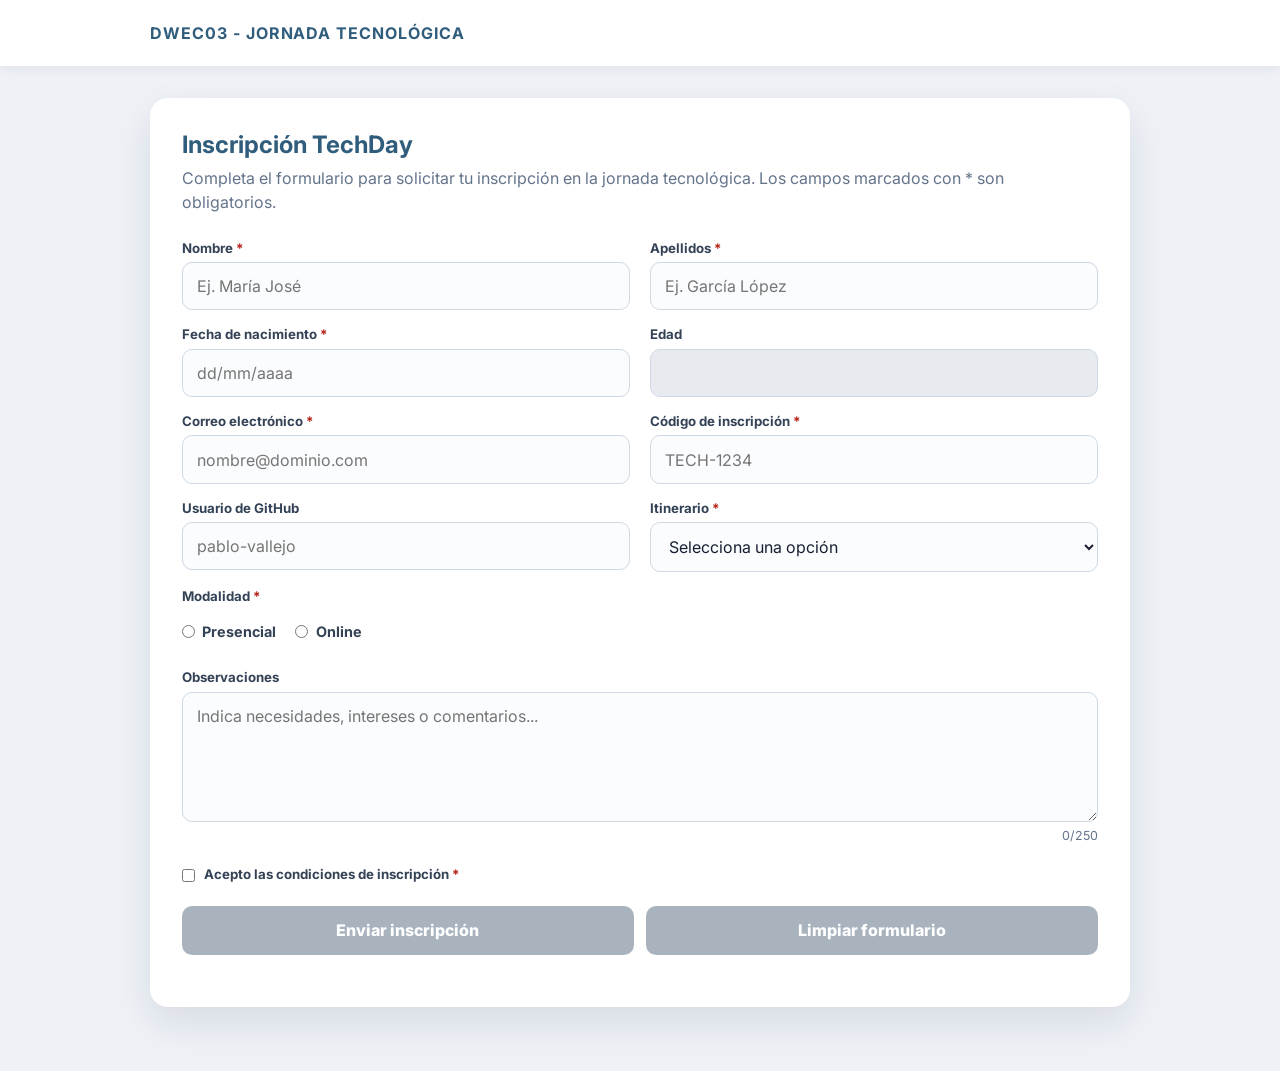
<file: DWEC03_Tarea01_2026-2027/index.html>
<!DOCTYPE html>
<html lang="es">

<head>
    <meta charset="UTF-8">
    <meta name="viewport" content="width=device-width, initial-scale=1.0">
    <title>Inscripción TechDay - DWEC03</title>
    <link rel="stylesheet" href="styles.css">
</head>

<body>
    <nav>
        <div class="nav-center">
            <h4>DWEC03 - JORNADA TECNOLÓGICA</h4>
        </div>
    </nav>

    <main class="page">
        <section class="panel">
            <h1>Inscripción TechDay</h1>
            <p class="intro">
                Completa el formulario para solicitar tu inscripción en la jornada tecnológica.
                Los campos marcados con * son obligatorios.
            </p>

            <form id="formulario" action="index.html" method="post" novalidate>
                <div class="grid-form">

                    <div class="field">
                        <label for="nombre">
                            Nombre <span class="obligatorio">*</span>
                        </label>
                        <input type="text" id="nombre" class="desenfocado"
                            placeholder="Ej. María José">
                    </div>

                    <div class="field">
                        <label for="apellidos">
                            Apellidos <span class="obligatorio">*</span>
                        </label>
                        <input type="text" id="apellidos" class="desenfocado"
                            placeholder="Ej. García López">
                    </div>

                    <div class="field">
                        <label for="fechaNacimiento">
                            Fecha de nacimiento <span class="obligatorio">*</span>
                        </label>
                        <input type="text" id="fechaNacimiento" class="desenfocado"
                            placeholder="dd/mm/aaaa">
                    </div>

                    <div class="field">
                        <label for="edad">Edad</label>
                        <input type="text" id="edad" disabled>
                    </div>

                    <div class="field">
                        <label for="email">
                            Correo electrónico <span class="obligatorio">*</span>
                        </label>
                        <input type="text" id="email" class="desenfocado"
                            placeholder="nombre@dominio.com">
                    </div>

                    <div class="field">
                        <label for="codigo">
                            Código de inscripción <span class="obligatorio">*</span>
                        </label>
                        <input type="text" id="codigo" class="desenfocado"
                            placeholder="TECH-1234">
                    </div>

                    <div class="field">
                        <label for="github">Usuario de GitHub</label>
                        <input type="text" id="github" class="desenfocado"
                            placeholder="pablo-vallejo">
                    </div>

                    <div class="field">
                        <label for="itinerario">
                            Itinerario <span class="obligatorio">*</span>
                        </label>
                        <select id="itinerario" class="desenfocado">
                            <option value="">Selecciona una opción</option>
                            <option value="frontend">Frontend</option>
                            <option value="backend">Backend</option>
                            <option value="fullstack">Full Stack</option>
                            <option value="devops">DevOps</option>
                        </select>
                    </div>

                    <div class="field field-full">
                        <span class="legend">
                            Modalidad <span class="obligatorio">*</span>
                        </span>
                        <div class="opciones" id="grupoModalidad">
                            <label class="opcion">
                                <input type="radio" name="modalidad" value="presencial">
                                Presencial
                            </label>

                            <label class="opcion">
                                <input type="radio" name="modalidad" value="online">
                                Online
                            </label>
                        </div>
                    </div>

                    <div class="field field-full">
                        <label for="observaciones">Observaciones</label>
                        <textarea id="observaciones" class="desenfocado"
                            placeholder="Indica necesidades, intereses o comentarios..."></textarea>
                        <span class="contador">
                            <span id="contadorCaracteres">0</span>/250
                        </span>
                    </div>

                    <div class="field field-full">
                        <label class="aceptacion">
                            <input type="checkbox" id="aceptar">
                            <span>
                                Acepto las condiciones de inscripción
                                <span class="obligatorio">*</span>
                            </span>
                        </label>
                    </div>

                </div>

                <div class="actions">
                    <button type="submit" id="enviar" disabled>Enviar inscripción</button>
                    <button type="button" id="limpiar" class="secondary" disabled>Limpiar formulario</button>
                </div>
            </form>

            <div id="errores"></div>
        </section>
    </main>

    <!--
        Añade aquí la etiqueta <script> necesaria para enlazar index.js.
        No modifiques el resto del HTML.
    -->
</body>

</html>
</file>
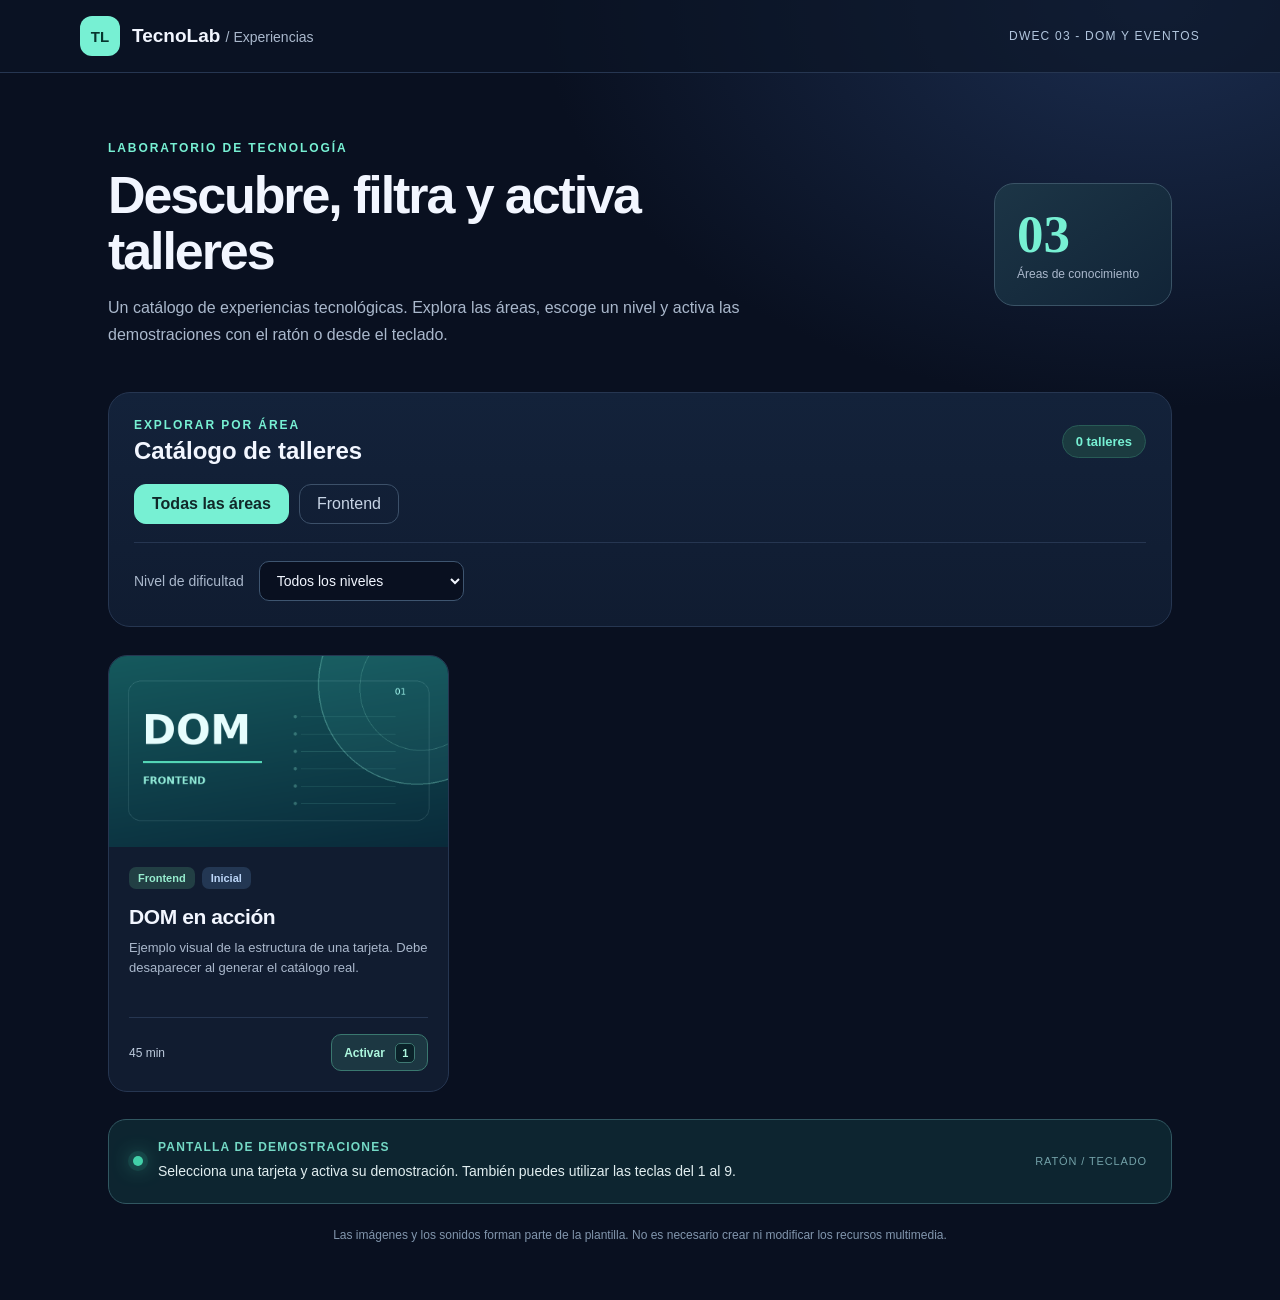
<file: DWEC03_Tarea02_2026-2027/DWEC03_Tarea02_2026-2027/index.html>
<!DOCTYPE html>
<html lang="es">
<head>
  <meta charset="UTF-8">
  <meta name="viewport" content="width=device-width, initial-scale=1.0">
  <title>TecnoLab | Talleres interactivos</title>
  <link rel="stylesheet" href="styles.css">
</head>
<body>
  <header class="cabecera">
    <div class="marca"><span class="marca-simbolo">TL</span><span>TecnoLab <small>/ Experiencias</small></span></div>
    <div class="cabecera-etiqueta">DWEC 03 - DOM y eventos</div>
  </header>

  <main class="contenedor">
    <section class="presentacion">
      <div>
        <p class="sobrelinea">Laboratorio de tecnología</p>
        <h1>Descubre, filtra y activa talleres</h1>
        <p class="intro">Un catálogo de experiencias tecnológicas. Explora las áreas, escoge un nivel y activa las demostraciones con el ratón o desde el teclado.</p>
      </div>
      <div class="panel-dato"><span class="panel-dato-cifra">03</span><span>Áreas de conocimiento</span></div>
    </section>

    <section class="zona-filtros" aria-label="Filtros del catálogo">
      <div class="zona-filtros-cabecera">
        <div><p class="rotulo">Explorar por área</p><h2>Catálogo de talleres</h2></div>
        <span id="contador" class="contador" aria-live="polite">0 talleres</span>
      </div>
      <div id="filtrosCategorias" class="filtros-categorias">
        <!-- Botones de ejemplo. JavaScript debe reemplazarlos por botones generados desde los datos. -->
        <button type="button" class="filtro-btn activo ejemplo" data-categoria="todas">Todas las áreas</button>
        <button type="button" class="filtro-btn ejemplo" data-categoria="frontend">Frontend</button>
      </div>
      <div class="opciones">
        <label for="filtroNivel">Nivel de dificultad</label>
        <select id="filtroNivel">
          <option value="todos">Todos los niveles</option>
          <!-- Las opciones restantes se generan desde JavaScript. -->
        </select>
      </div>
    </section>

    <section id="catalogo" class="catalogo" aria-label="Talleres disponibles">
      <!-- Tarjeta de ejemplo. JavaScript debe sustituirla por tarjetas generadas desde el array. -->
      <article class="tarjeta ejemplo" data-tecla="1">
        <div class="imagen-marco"><img class="miniatura" src="assets/demo-1.png" alt="Miniatura del taller DOM en acción"></div>
        <div class="tarjeta-contenido">
          <div class="etiquetas"><span class="etiqueta-categoria">Frontend</span><span class="etiqueta-nivel">Inicial</span></div>
          <h3>DOM en acción</h3>
          <p>Ejemplo visual de la estructura de una tarjeta. Debe desaparecer al generar el catálogo real.</p>
          <div class="tarjeta-pie"><span class="duracion">45 min</span><button type="button" class="boton-activar" data-tecla="1">Activar <kbd>1</kbd></button></div>
        </div>
      </article>
    </section>

    <section class="consola" aria-label="Información de la demostración">
      <div class="consola-luz" aria-hidden="true"></div>
      <div class="consola-texto"><p class="consola-titulo">Pantalla de demostraciones</p><p id="pantalla" aria-live="polite">Selecciona una tarjeta y activa su demostración. También puedes utilizar las teclas del 1 al 9.</p></div>
      <div class="consola-ayuda">RATÓN / TECLADO</div>
    </section>

    <p class="nota-pie">Las imágenes y los sonidos forman parte de la plantilla. No es necesario crear ni modificar los recursos multimedia.</p>
  </main>

  <div id="audios" hidden>
    <!-- Los elementos audio ya están preparados. Relaciona su data-tecla con la tarjeta activada. -->
    <audio data-tecla="1" src="sounds/demo-1.wav" preload="auto"></audio>
    <audio data-tecla="2" src="sounds/demo-2.wav" preload="auto"></audio>
    <audio data-tecla="3" src="sounds/demo-3.wav" preload="auto"></audio>
    <audio data-tecla="4" src="sounds/demo-4.wav" preload="auto"></audio>
    <audio data-tecla="5" src="sounds/demo-5.wav" preload="auto"></audio>
    <audio data-tecla="6" src="sounds/demo-6.wav" preload="auto"></audio>
    <audio data-tecla="7" src="sounds/demo-7.wav" preload="auto"></audio>
    <audio data-tecla="8" src="sounds/demo-8.wav" preload="auto"></audio>
    <audio data-tecla="9" src="sounds/demo-9.wav" preload="auto"></audio>
  </div>
  <!-- Añade aquí la etiqueta script para enlazar index.js. -->
</body>
</html>
</file>
<file: DWEC03_Tarea01_2026-2027/styles.css>
@import url("https://fonts.googleapis.com/css2?family=Inter:wght@400;500;600;700;800&display=swap");

:root {
    --bg: #eef2f7;
    --surface: #ffffff;
    --text: #172033;
    --muted: #64748b;
    --primary: #315d7d;
    --primary-soft: #eaf2f7;
    --border: #cfd9e4;
    --error: #b42318;
    --error-soft: #fff1f0;
    --focus: #2f7d4a;
    --focus-soft: #edf7f0;
    --shadow: 0 16px 38px rgba(23, 32, 51, 0.10);
    --radius: 18px;
}

* {
    box-sizing: border-box;
    margin: 0;
    padding: 0;
}

body {
    min-height: 100vh;
    font-family: "Inter", sans-serif;
    background: var(--bg);
    color: var(--text);
}

nav {
    background: var(--surface);
    box-shadow: 0 2px 12px rgba(23, 32, 51, 0.08);
}

.nav-center {
    width: min(980px, 92%);
    min-height: 66px;
    margin: 0 auto;
    display: flex;
    align-items: center;
}

.nav-center h4 {
    color: var(--primary);
    letter-spacing: 0.06rem;
}

.page {
    width: min(980px, 92%);
    margin: 2rem auto 4rem;
}

.panel {
    background: var(--surface);
    border-radius: var(--radius);
    box-shadow: var(--shadow);
    padding: 2rem;
}

.panel h1 {
    margin-bottom: 0.45rem;
    color: var(--primary);
}

.intro {
    color: var(--muted);
    margin-bottom: 1.6rem;
    line-height: 1.5;
}

.grid-form {
    display: grid;
    grid-template-columns: repeat(2, minmax(0, 1fr));
    gap: 1rem 1.2rem;
}

.field {
    display: flex;
    flex-direction: column;
    gap: 0.4rem;
}

.field-full {
    grid-column: 1 / -1;
}

label,
.legend {
    font-size: 0.83rem;
    font-weight: 700;
    color: #344256;
}

.obligatorio {
    color: var(--error);
}

input,
select,
textarea {
    width: 100%;
    border: 1px solid var(--border);
    border-radius: 10px;
    padding: 0.82rem 0.9rem;
    font: inherit;
    color: var(--text);
    background: #fbfcfe;
    outline: none;
}

textarea {
    min-height: 130px;
    resize: vertical;
}

input:disabled {
    background: #e7ebef;
    color: #667085;
}

.opciones {
    display: flex;
    gap: 1.2rem;
    flex-wrap: wrap;
    padding: 0.8rem 0;
}

.opcion {
    display: inline-flex;
    align-items: center;
    gap: 0.45rem;
    font-size: 0.9rem;
}

.opcion input {
    width: auto;
}

.aceptacion {
    margin-top: 0.4rem;
    display: flex;
    align-items: flex-start;
    gap: 0.55rem;
    line-height: 1.4;
}

.aceptacion input {
    width: auto;
    margin-top: 0.2rem;
}

.contador {
    align-self: flex-end;
    color: var(--muted);
    font-size: 0.78rem;
}

.actions {
    margin-top: 1.4rem;
    display: grid;
    grid-template-columns: 1fr 1fr;
    gap: 0.8rem;
}

button {
    border: 0;
    border-radius: 10px;
    padding: 0.88rem 1rem;
    font: inherit;
    font-weight: 800;
    cursor: pointer;
    background: var(--primary);
    color: #ffffff;
}

button.secondary {
    background: #475467;
}

button:disabled {
    background: #a8b3be;
    cursor: not-allowed;
}

#errores {
    margin-top: 1.25rem;
}

.error-box {
    background: var(--error-soft);
    color: #7a271a;
    border: 1px solid #f3b8b3;
    border-radius: 10px;
    padding: 1rem;
    line-height: 1.5;
}

.enfocado {
    border-color: var(--focus) !important;
    background: var(--focus-soft) !important;
    box-shadow: 0 0 0 3px rgba(47, 125, 74, 0.10);
}

.desenfocado {
    border-color: var(--border) !important;
    background: #fbfcfe !important;
    box-shadow: none;
}

.incorrecto {
    border-color: var(--error) !important;
    background: var(--error-soft) !important;
    box-shadow: 0 0 0 3px rgba(180, 35, 24, 0.10);
}

@media (max-width: 720px) {
    .grid-form,
    .actions {
        grid-template-columns: 1fr;
    }

    .field-full {
        grid-column: auto;
    }

    .panel {
        padding: 1.25rem;
    }
}
</file>
<file: DWEC03_Tarea02_2026-2027/DWEC03_Tarea02_2026-2027/styles.css>
:root {
  color-scheme: dark;
  --fondo:#091020; --superficie:#111c30; --superficie-2:#17263d; --borde:#263651;
  --texto:#f2f6ff; --secundario:#aab8cc; --acento:#77f0d3; --acento-fuerte:#2ac59e;
}
*{box-sizing:border-box}
body{margin:0;background:radial-gradient(ellipse 45rem 30rem at 90% 0%,#1b2d4f 0%,transparent 85%),var(--fondo);color:var(--texto);font-family:'DM Sans',Arial,sans-serif;min-height:100vh}
button,select{font:inherit}
button:focus-visible,select:focus-visible{outline:3px solid var(--acento);outline-offset:3px}
.cabecera{min-height:72px;border-bottom:1px solid var(--borde);display:flex;align-items:center;justify-content:space-between;gap:20px;padding:16px max(28px,calc((100vw - 1120px)/2));background:#0c1525a8}
.marca{font-family:'Space Grotesk',sans-serif;font-weight:700;display:flex;align-items:center;gap:12px;font-size:19px}
.marca-simbolo{border-radius:12px;width:40px;height:40px;background:var(--acento);display:grid;place-items:center;color:#07352e;font-size:15px}
.marca small{font:500 14px 'DM Sans',sans-serif;color:var(--secundario)}
.cabecera-etiqueta{color:#b1c5dd;font-size:12px;letter-spacing:.1em;text-transform:uppercase}
.contenedor{max-width:1120px;margin:0 auto;padding:32px 28px 58px}
.presentacion{display:flex;justify-content:space-between;gap:35px;align-items:center;padding:36px 0 44px}
.sobrelinea,.rotulo{color:var(--acento);text-transform:uppercase;font-size:12px;font-weight:700;letter-spacing:.16em;margin:0 0 12px}
h1,h2,h3{font-family:'Space Grotesk',sans-serif}
h1{font-size:clamp(32px,5vw,52px);line-height:1.08;max-width:690px;letter-spacing:-.04em;margin:0 0 16px}
.intro{font-size:16px;line-height:1.65;max-width:660px;color:var(--secundario);margin:0}
.panel-dato{min-width:178px;border:1px solid #3a5366;border-radius:20px;background:linear-gradient(145deg,#1c3546,#112437);padding:24px 22px;color:var(--secundario);display:flex;gap:6px;flex-direction:column;font-size:12px}
.panel-dato-cifra{font:700 53px 'Space Grotesk';line-height:1;color:var(--acento)}
.zona-filtros{background:linear-gradient(180deg,#13223a,#101c31);padding:25px;border:1px solid var(--borde);border-radius:22px;margin-bottom:28px}
.zona-filtros-cabecera{display:flex;align-items:center;justify-content:space-between;gap:16px;margin-bottom:19px}
.zona-filtros-cabecera h2{font-size:24px;margin:0}
.rotulo{margin-bottom:5px}
.contador{color:var(--acento);background:#1b3b40;border:1px solid #285b56;border-radius:50px;padding:8px 13px;font-size:13px;font-weight:700;white-space:nowrap}
.filtros-categorias{display:flex;gap:10px;flex-wrap:wrap;margin-bottom:18px}
.filtro-btn{border:1px solid #3c5069;background:transparent;color:#c7d4e5;border-radius:12px;padding:10px 17px;cursor:pointer;transition:background .17s,transform .17s}
.filtro-btn:hover{transform:translateY(-2px);border-color:#79b9aa}
.filtro-btn.activo{color:#102828;background:var(--acento);border-color:var(--acento);font-weight:700}
.opciones{display:flex;align-items:center;gap:15px;border-top:1px solid var(--borde);padding-top:18px;color:var(--secundario);font-size:14px}
.opciones select{background:var(--fondo);border:1px solid #3e5570;border-radius:10px;color:var(--texto);padding:10px 36px 10px 13px;min-width:205px}
.catalogo{display:grid;grid-template-columns:repeat(3,minmax(0,1fr));gap:20px}
.tarjeta{overflow:hidden;background:var(--superficie);border:1px solid var(--borde);border-radius:19px;transition:border-color .18s,box-shadow .18s,transform .18s}
.tarjeta:hover{border-color:#435877;transform:translateY(-2px)}
.tarjeta.pulsada{border-color:var(--acento);box-shadow:0 0 0 2px #77f0d351,0 14px 40px #00b58f20;transform:scale(.985)}
.imagen-marco{aspect-ratio:16/9;overflow:hidden;background:#192b44}
.miniatura{width:100%;height:100%;object-fit:cover;display:block;transition:transform .2s ease,filter .2s ease}
.miniatura.ampliada{transform:scale(1.13);filter:saturate(1.16)}
.tarjeta-contenido{padding:20px}
.etiquetas{display:flex;gap:7px;align-items:center;flex-wrap:wrap;margin-bottom:15px}
.etiqueta-categoria,.etiqueta-nivel{padding:5px 9px;border-radius:7px;font-size:11px;font-weight:700}
.etiqueta-categoria{background:#223f44;color:#96edce}
.etiqueta-nivel{background:#233753;color:#bdd7f9}
.tarjeta h3{font-size:21px;letter-spacing:-.02em;line-height:1.2;margin:0 0 9px}
.tarjeta p{font-size:13px;color:var(--secundario);line-height:1.55;margin:0;min-height:61px}
.tarjeta-pie{border-top:1px solid var(--borde);display:flex;justify-content:space-between;align-items:center;gap:10px;margin-top:18px;padding-top:16px}
.duracion{font-size:12px;color:#bdcbdd;white-space:nowrap}
.boton-activar{background:#1c3742;color:#adf7de;border:1px solid #3a786f;border-radius:10px;min-height:37px;padding:7px 12px;cursor:pointer;font-size:12px;font-weight:700;white-space:nowrap}
.boton-activar:hover{background:#27534e}
kbd{font:700 11px 'DM Sans',sans-serif;background:#0a2229;border:1px solid #3f7973;padding:3px 6px;border-radius:5px;margin-left:7px}
.consola{display:flex;align-items:center;gap:15px;background:#0d2530;border:1px solid #315761;border-radius:18px;margin-top:27px;padding:20px 24px}
.consola-luz{width:10px;height:10px;border-radius:50%;background:#42d0a9;box-shadow:0 0 0 5px #42d0a91c,0 0 20px #42d0a9;flex:none}
.consola-texto{flex:1}.consola-titulo{font-size:12px;text-transform:uppercase;letter-spacing:.1em;color:#74d9c5;font-weight:700;margin:0 0 6px}
#pantalla{margin:0;line-height:1.6;color:#e1eef0;font-size:14px}
.consola-ayuda{color:#73a1a8;white-space:nowrap;font-size:11px;letter-spacing:.08em}
.nota-pie{text-align:center;color:#8296ad;font-size:12px;margin:24px 0 0}
.sin-resultados{grid-column:1/-1;border:1px dashed #466079;border-radius:15px;color:#b3c4d8;padding:38px;text-align:center}
@media(max-width:900px){.catalogo{grid-template-columns:repeat(2,minmax(0,1fr))}.panel-dato{display:none}}
@media(max-width:620px){.contenedor{padding:20px 15px 40px}.cabecera{padding:15px}.cabecera-etiqueta{display:none}.presentacion{padding:22px 0 30px}.zona-filtros{padding:18px}.catalogo{grid-template-columns:1fr}.opciones{align-items:stretch;flex-direction:column;gap:8px}.consola{align-items:start}.consola-ayuda{display:none}}
</file>
